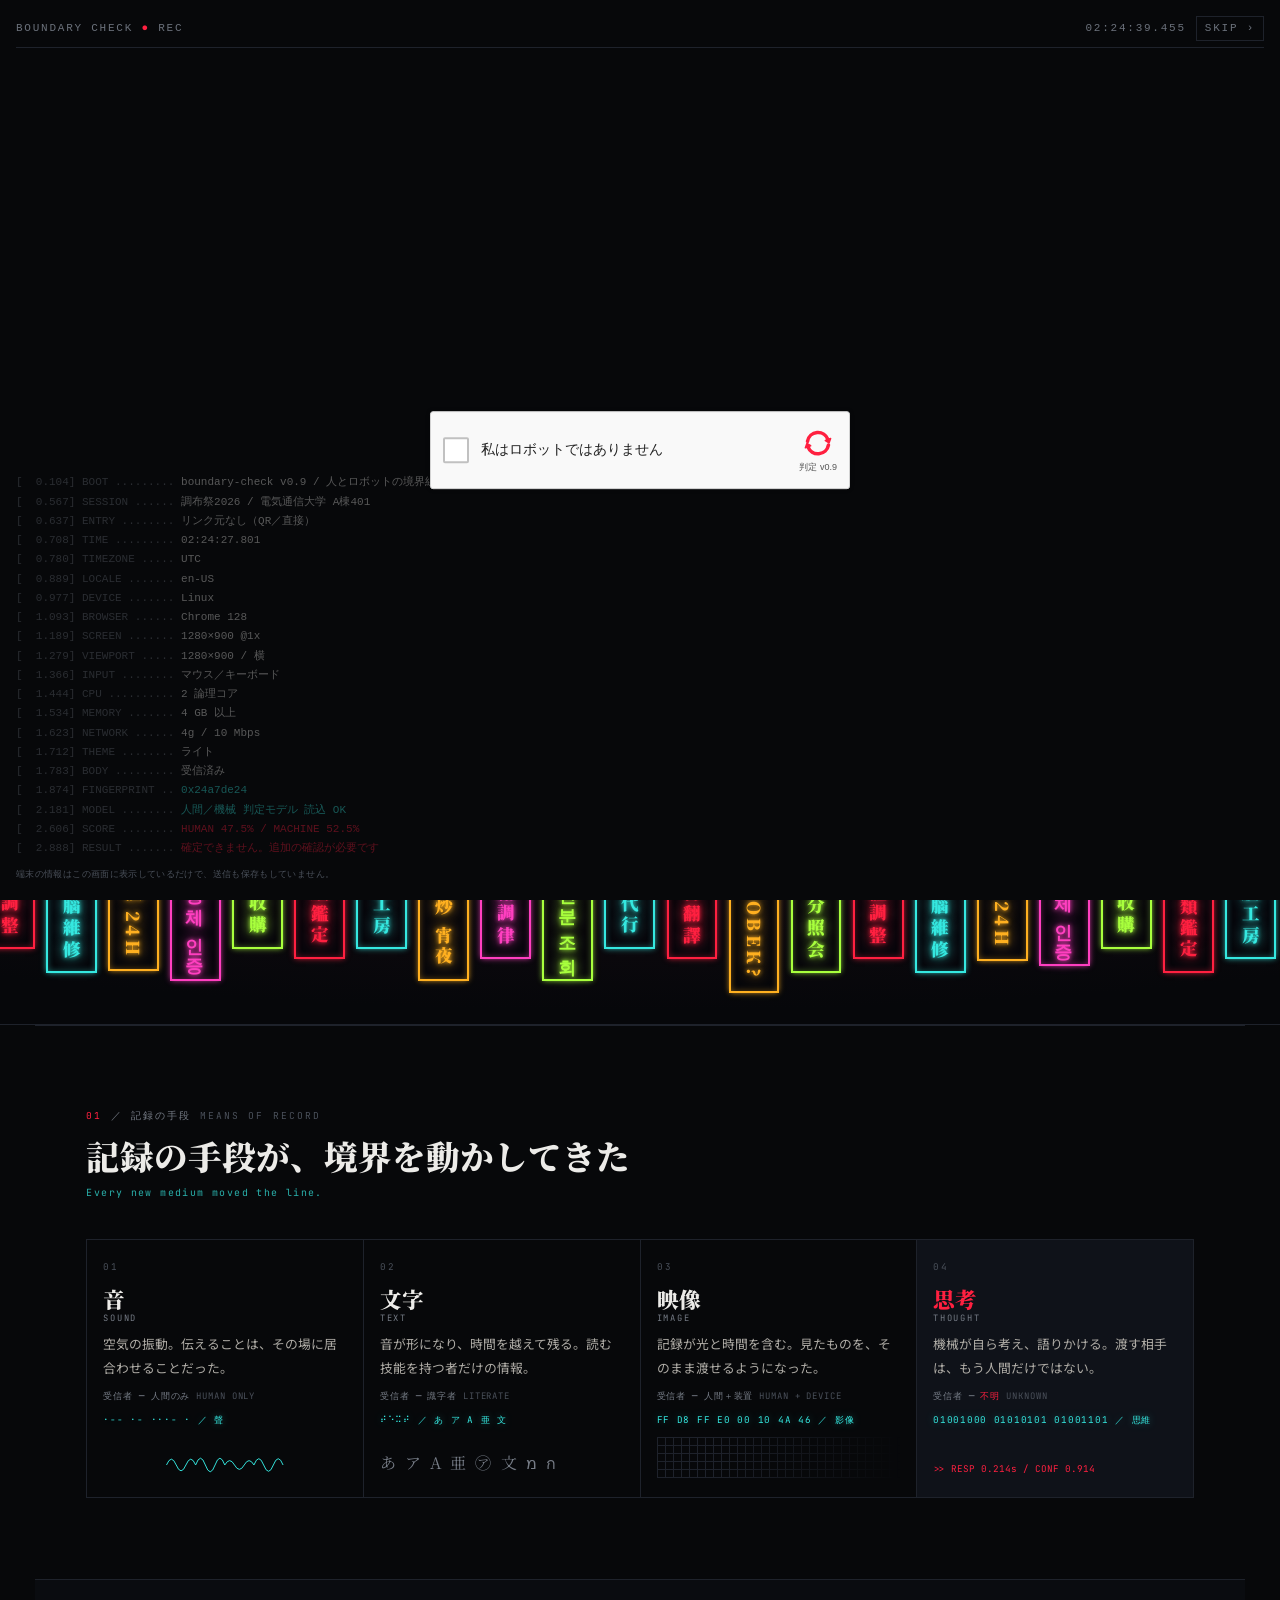
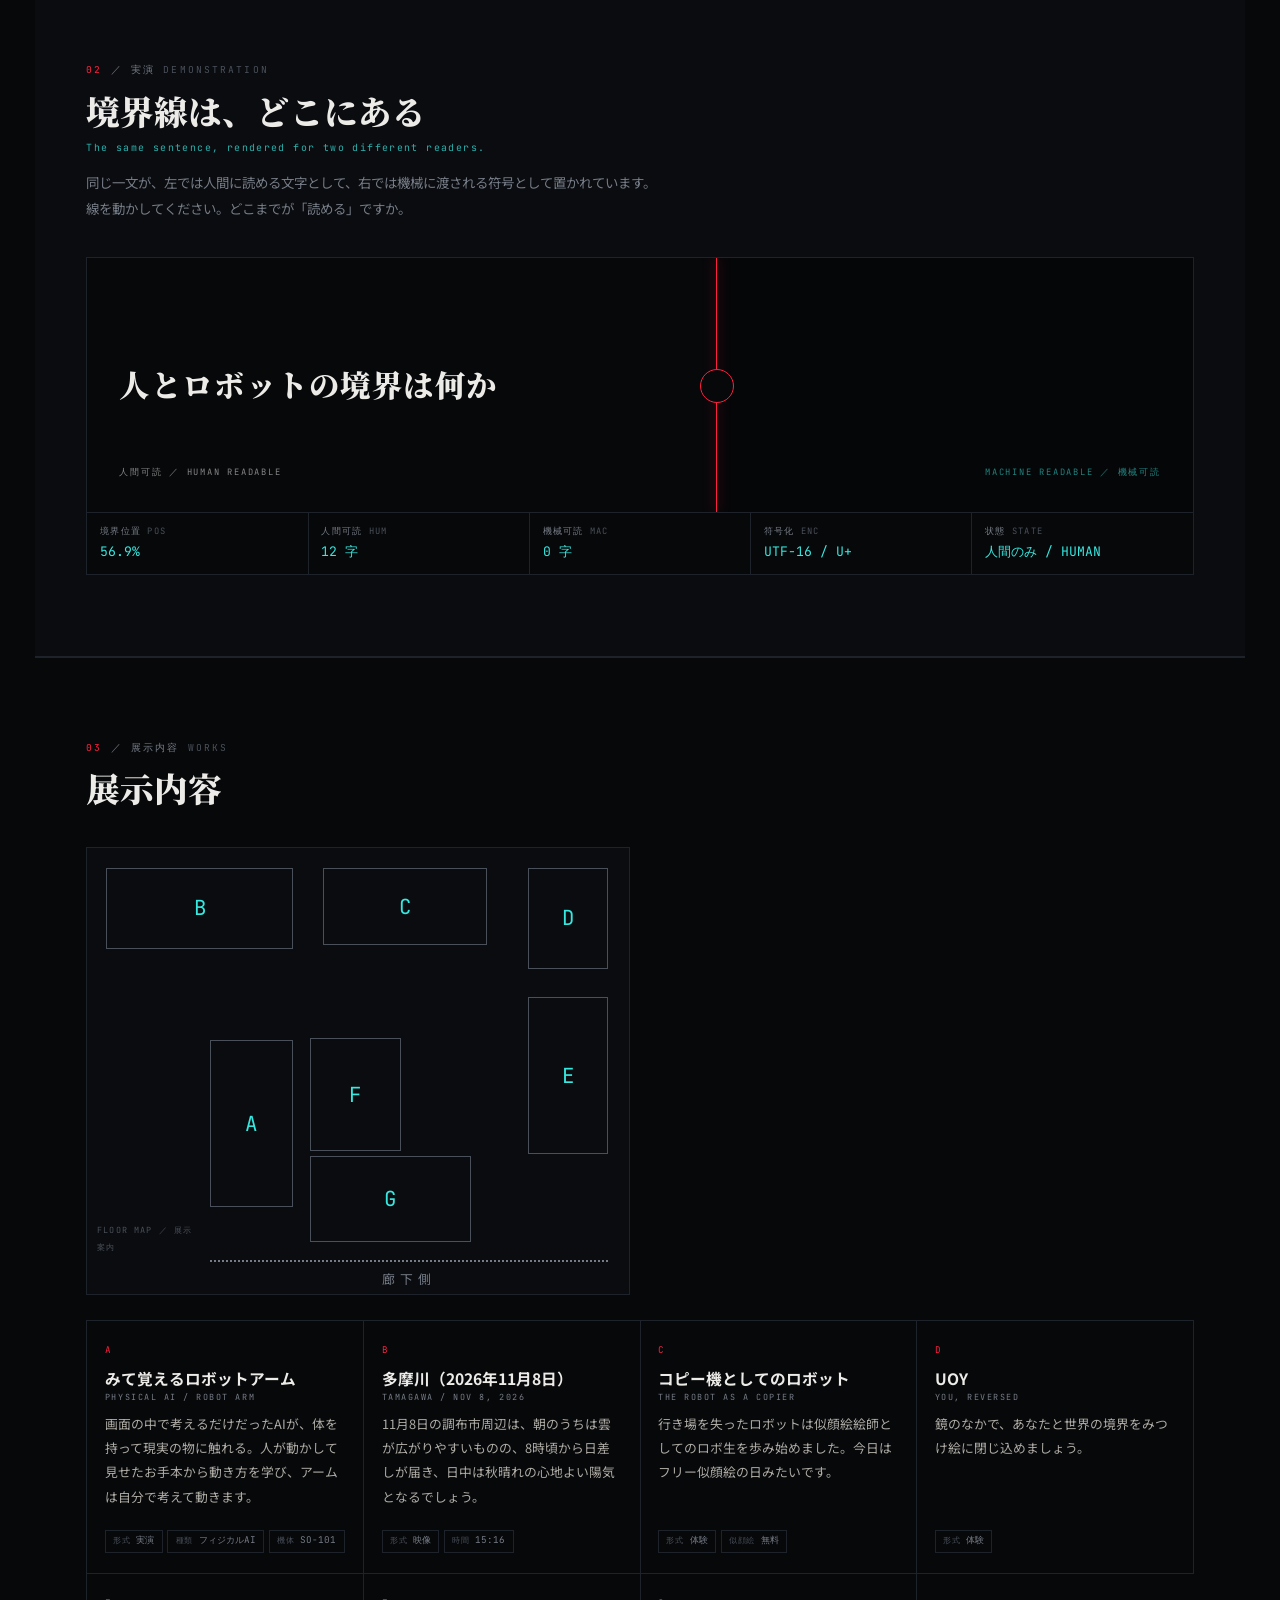
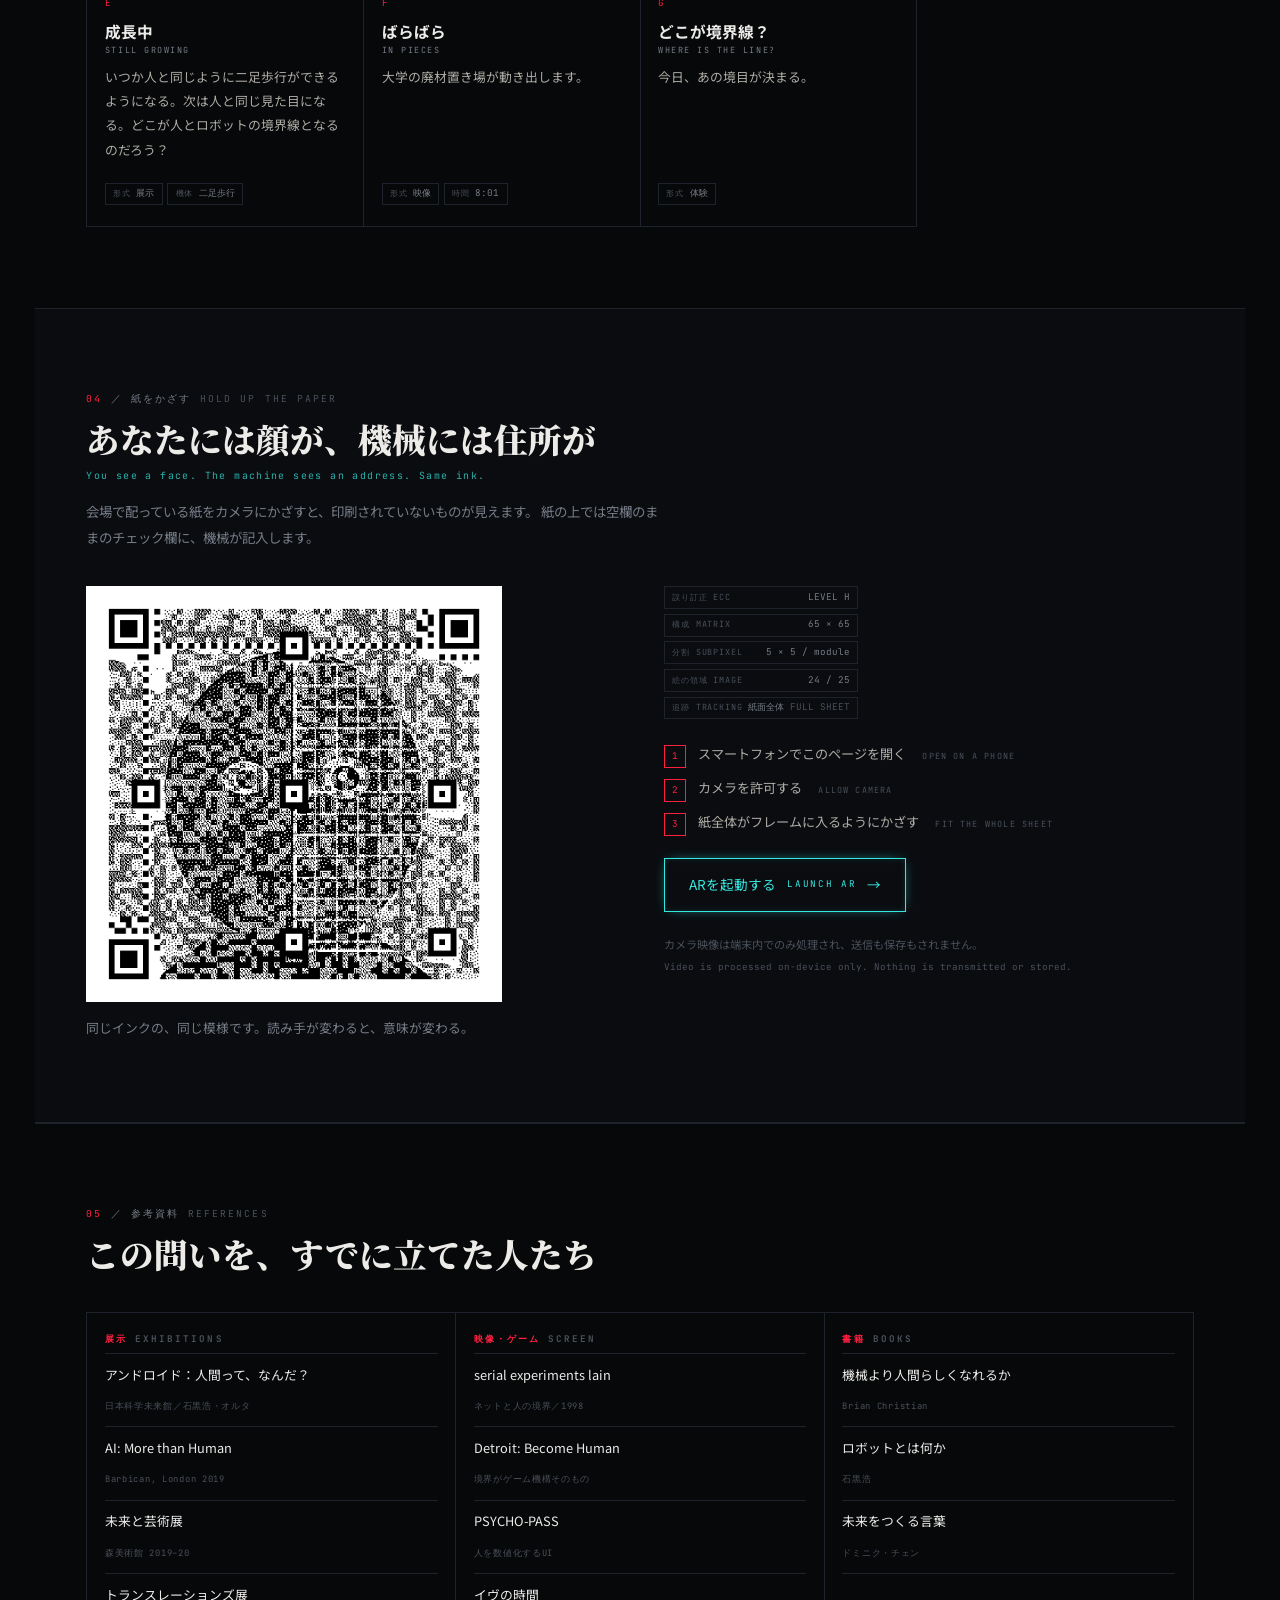
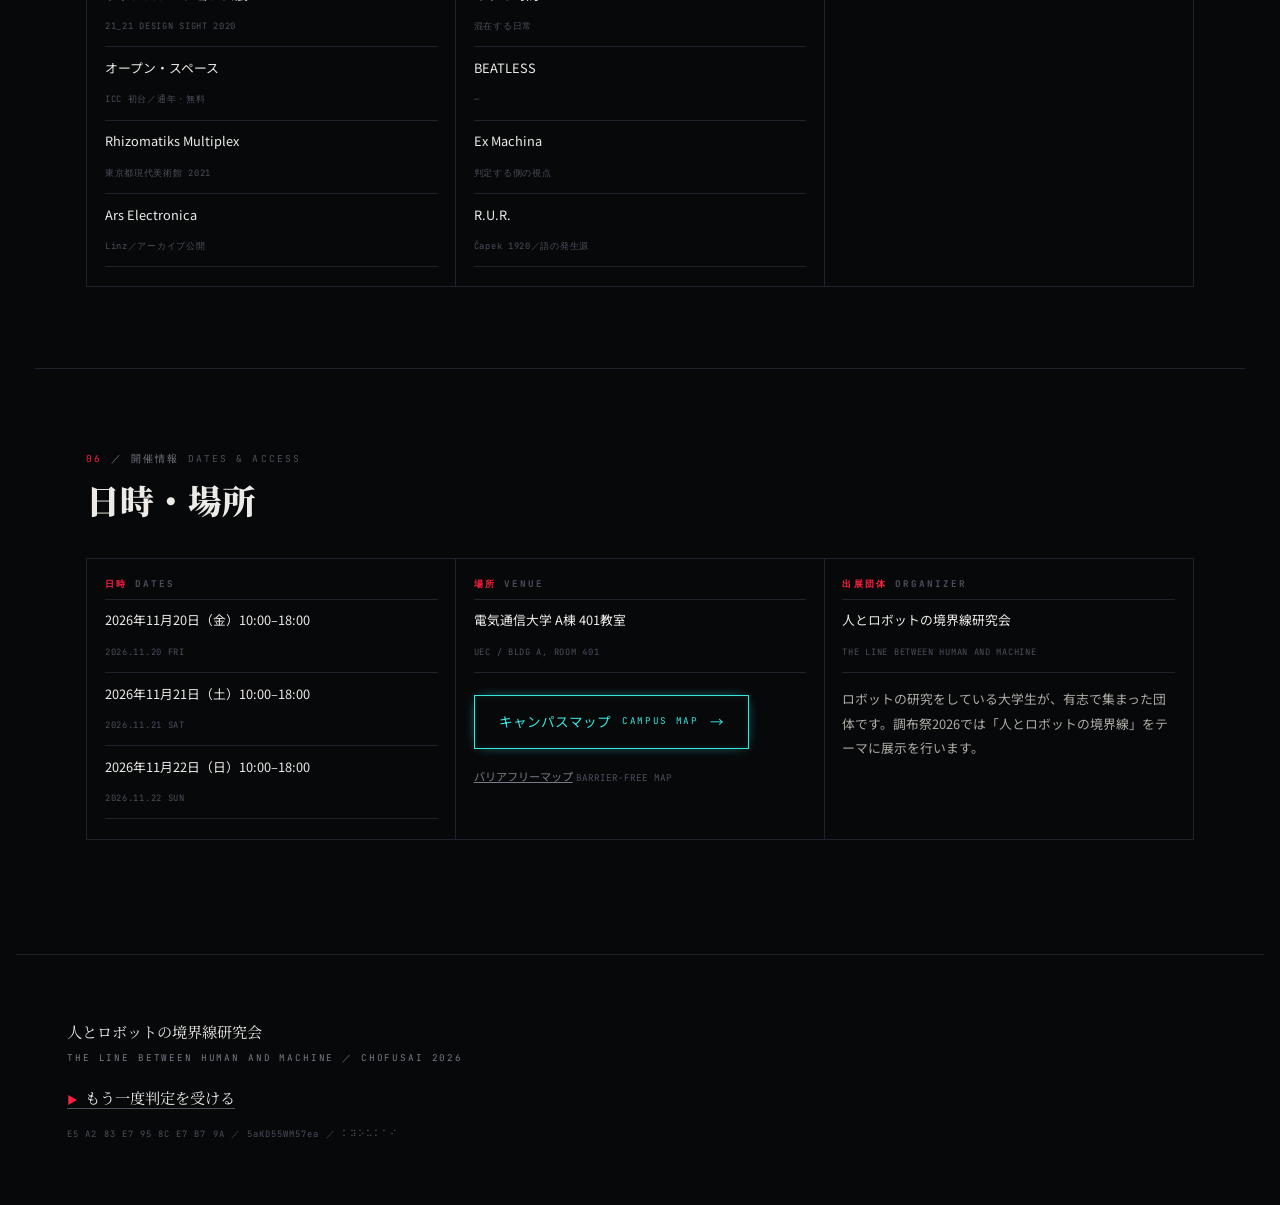
<file: index.html>
<!DOCTYPE html>
<html lang="ja">
<head>
<meta charset="UTF-8">
<meta name="viewport" content="width=device-width, initial-scale=1">
<title>人とロボットの境界線 ／ 調布祭2026 ／ THE LINE BETWEEN HUMAN AND MACHINE</title>
<meta name="description" content="かつて「音」だけで情報を伝え、やがて文字や映像を記録する術を手に入れた人類。機械が自ら思考し語りかける今、人とロボットの境界は何か。">
<meta property="og:title" content="人とロボットの境界線">
<meta property="og:description" content="調布祭2026 電気通信大学A棟401教室。二足歩行ロボット、似顔絵を描くロボット、フィジカルAI、映像、AR。人と機械の境界を問う展示。">
<meta property="og:type" content="website">
<!-- 判定画面 -->
<script>
(function (d) {
  var c = d.documentElement.classList;
  c.add('js', 'gating');
  try { if (sessionStorage.getItem('gate') === '1') c.add('passed'); } catch (e) {}
})(document);
</script>
<style>
#gate { display: none; }
.gating { overflow: hidden; }
.gating #gate {
  --gc: #35e8e0; --gr: #ff2040; --gi: #ecebe8; --gd: #6b717b;
  display: flex; flex-direction: column;
  position: fixed; inset: 0; z-index: 9999;
  padding: max(16px, env(safe-area-inset-top)) 16px max(16px, env(safe-area-inset-bottom));
  background: #07080a; color: #aab0ba;
  font: 11px/1.75 ui-monospace, "SFMono-Regular", Menlo, Consolas, monospace;
  overflow: hidden; -webkit-user-select: none; user-select: none;
  -webkit-tap-highlight-color: transparent;
}
.passed #gate > * { display: none; }
#gate.is-out { clip-path: inset(0 0 0 var(--w, 0%)); }
#gate .g-line { display: block !important; position: absolute; top: 0; bottom: 0; left: var(--w, 0%); width: 1px;
  background: var(--gr); box-shadow: 0 0 14px var(--gr); opacity: 0; }
#gate.is-out .g-line { opacity: 1; }

.g-head { display: flex; align-items: center; gap: 10px; letter-spacing: .16em; color: var(--gd);
  border-bottom: 1px solid #1e222b; padding-bottom: 6px; margin-bottom: 10px; }
.g-head b { color: var(--gr); font-weight: 400; }
#gClock { margin-left: auto; }
.g-log { list-style: none; margin: 0; padding: 0; flex: 1; overflow: hidden;
  display: flex; flex-direction: column; justify-content: flex-end; }
.g-log li { white-space: pre-wrap; word-break: break-all; }
.g-log .k { color: var(--gd); }
.g-log .v { color: var(--gi); }
.g-log .ok { color: var(--gc); }
.g-log .ng { color: var(--gr); }
.is-asking .g-log { opacity: .35; transition: opacity .3s; }

.g-stage { position: absolute; top: 50%; left: 16px; right: 16px; z-index: 1;
  max-width: 420px; margin-inline: auto; transform: translateY(-50%); }

.g-box { display: flex; align-items: center; gap: 12px;
  background: #f9f9f9; color: #222; border: 1px solid #d3d3d3; border-radius: 3px;
  box-shadow: 0 0 4px 1px rgba(0,0,0,.08); padding: 14px 12px;
  font: 14px/1.4 -apple-system, "Hiragino Sans", "Yu Gothic UI", "Meiryo", sans-serif;
  transform-origin: 50% 100%; animation: g-in .25s ease-out both; }
.g-box[hidden] { display: none; }
.g-check { flex: 1; display: flex; align-items: center; gap: 12px; padding: 0; border: 0;
  background: none; font: inherit; color: inherit; text-align: left; cursor: pointer; }
.g-tick { flex: none; width: 26px; height: 26px; border: 2px solid #c1c1c1; border-radius: 2px;
  background: #fff; position: relative; }
.g-check:focus-visible .g-tick { outline: 2px solid #4a90e2; outline-offset: 2px; }
.is-spin .g-tick { border: 4px solid #4a90e2; border-top-color: transparent; border-radius: 50%;
  animation: g-spin .7s linear infinite; }
.is-fail .g-tick { border-color: var(--gr); background: var(--gr); border-radius: 2px; animation: none; }
.is-fail .g-tick::after { content: "!"; position: absolute; inset: 0; color: #fff;
  font: 700 18px/22px sans-serif; text-align: center; }
.g-mark { flex: none; display: flex; flex-direction: column; align-items: center; gap: 2px;
  font-size: 9px; line-height: 1.3; color: #555; }

.g-verdict { position: absolute; top: 100%; left: 0; right: 0; margin-top: 10px;
  padding: 12px 12px 14px; background: rgba(7, 8, 10, .92); border: 1px solid #1e222b; }
.g-verdict[hidden] { display: none; }
.g-v1 { position: relative; margin: 0; color: var(--gi);
  font: 900 clamp(44px, 15vw, 96px)/1.05 "Hiragino Mincho ProN", "Yu Mincho", "Noto Serif JP", serif; }
.g-v1::before, .g-v1::after { content: attr(data-t); position: absolute; inset: 0; }
.g-v1::before { color: var(--gr); clip-path: inset(10% 0 55% 0); transform: translate(-4px, 0); mix-blend-mode: screen; }
.g-v1::after  { color: var(--gc); clip-path: inset(60% 0 8% 0);  transform: translate(4px, 0);  mix-blend-mode: screen; }
.g-v2 { margin: 4px 0 0; color: var(--gr); letter-spacing: .3em; }
.g-v3 { margin: 10px 0 0; color: var(--gi);
  font: 13px/1.8 -apple-system, "Hiragino Sans", "Yu Gothic UI", "Meiryo", sans-serif; }
.g-go { margin: 12px 0 0; color: var(--gd); letter-spacing: .14em; }

.g-fine { margin: 10px 0 0; color: #4a505a; font-size: 9px; letter-spacing: .04em; }
.g-skip { flex: none; padding: 2px 8px; border: 1px solid #1e222b; background: #07080a; color: var(--gd);
  font: inherit; letter-spacing: .16em; cursor: pointer; }

@media (prefers-reduced-motion: no-preference) {
  .is-glitch { animation: g-shake .32s steps(2) 3; }
  .is-glitch .g-v1::before { animation: g-slice .9s steps(1) infinite; }
  .is-glitch .g-v1::after  { animation: g-slice .7s steps(1) infinite reverse; }
}
@keyframes g-in { from { opacity: 0; transform: translateY(8px) scale(.98); } }
@keyframes g-spin { to { transform: rotate(360deg); } }
@keyframes g-shake {
  0% { transform: translate(0, 0); } 25% { transform: translate(-6px, 2px); }
  50% { transform: translate(5px, -3px); } 75% { transform: translate(-2px, 4px); }
}
@keyframes g-slice {
  0%   { clip-path: inset(10% 0 55% 0); transform: translate(-5px, 0); }
  30%  { clip-path: inset(40% 0 30% 0); transform: translate(6px, 0); }
  60%  { clip-path: inset(75% 0 2% 0);  transform: translate(-3px, 0); }
  80%  { clip-path: inset(0 0 85% 0);   transform: translate(4px, 0); }
}
</style>

<!-- ===== 第1層：本文のCSS・フォント（非ブロッキング） ============= -->
<link rel="preconnect" href="https://fonts.googleapis.com">
<link rel="preconnect" href="https://fonts.gstatic.com" crossorigin>
<link rel="stylesheet" href="assets/css/style.css?v=20261122" media="print" onload="this.media='all'" id="css">
<link rel="stylesheet" href="https://fonts.googleapis.com/css2?family=Noto+Sans+JP:wght@400;700;900&family=Noto+Serif+JP:wght@600;900&family=JetBrains+Mono:wght@400;700&display=swap" media="print" onload="this.media='all'">
<noscript>
<link rel="stylesheet" href="assets/css/style.css?v=20261122">
<link rel="stylesheet" href="https://fonts.googleapis.com/css2?family=Noto+Sans+JP:wght@400;700;900&family=Noto+Serif+JP:wght@600;900&family=JetBrains+Mono:wght@400;700&display=swap">
</noscript>
</head>
<body>

<!-- 判定画面 -->
<div id="gate" role="dialog" aria-label="人間かどうかの判定">
  <p class="g-head"><span>BOUNDARY CHECK <b>●</b> REC</span><span id="gClock">--:--:--</span><button class="g-skip" id="gSkip" type="button">SKIP ›</button></p>
  <ol class="g-log" id="gLog" aria-live="polite"></ol>
  <div class="g-stage">
    <div class="g-box" id="gBox" hidden>
      <button class="g-check" id="gCheck" type="button" aria-pressed="false">
        <span class="g-tick" aria-hidden="true"></span><span id="gLabel">私はロボットではありません</span>
      </button>
      <span class="g-mark" aria-hidden="true">
        <svg viewBox="0 0 32 32" width="34" height="34">
          <path d="M6.15 14.26A10 10 0 0 1 25.4 12.58" fill="none" stroke="#ff2040" stroke-width="3.4" stroke-linecap="round"/>
          <path d="M27.8 11.7L26.4 15.6L23 13.5Z" fill="#ff2040" stroke="#ff2040" stroke-width="1.6" stroke-linejoin="round"/>
          <path d="M25.85 17.74A10 10 0 0 1 6.6 19.42" fill="none" stroke="#ff2040" stroke-width="3.4" stroke-linecap="round"/>
          <path d="M4.2 20.3L5.6 16.4L9 18.5Z" fill="#ff2040" stroke="#ff2040" stroke-width="1.6" stroke-linejoin="round"/>
        </svg>
        判定 v0.9
      </span>
    </div>
    <div class="g-verdict" id="gVerdict" hidden>
      <p class="g-v1" data-t="判定不能">判定不能</p>
      <p class="g-v2">UNDETERMINED</p>
      <p class="g-v3">あなたが人間かどうか、機械には決められませんでした。</p>
      <p class="g-go">TAP TO ENTER ／ タップして展示へ ›</p>
    </div>
  </div>
  <p class="g-fine">端末の情報はこの画面に表示しているだけで、送信も保存もしていません。</p>
  <span class="g-line" aria-hidden="true"></span>
</div>
<script>
(function () {
  'use strict';
  var d = document, n = navigator, root = d.documentElement;
  var $ = function (id) { return d.getElementById(id); };
  var gate = $('gate'), log = $('gLog'), box = $('gBox'), check = $('gCheck');
  var css = $('css');
  var reduced = matchMedia('(prefers-reduced-motion: reduce)').matches;
  var t0 = performance.now();
  var done = false, tapped = false, failed = false;
  var tShow = 0, pd = null;

  var pad = function (v, w) { v = String(v); while (v.length < w) v = '0' + v; return v; };
  var buzz = function (p) { try { if (n.vibrate) n.vibrate(p); } catch (e) {} };

  /* ---- ログ ---- */

  var line = function (k, v, cls) {
    var li = d.createElement('li');
    var ts = ((performance.now() - t0) / 1000).toFixed(3);
    var key = d.createElement('span');
    key.className = 'k';
    key.textContent = '[' + ('   ' + ts).slice(-7) + '] ' + (k + ' ..............').slice(0, 14) + ' ';
    var val = d.createElement('span');
    val.className = cls || 'v';
    val.textContent = v;
    li.appendChild(key);
    li.appendChild(val);
    log.appendChild(li);
    while (log.children.length > 60) log.removeChild(log.firstChild);
  };

  var run = function (list, then) {
    var i = 0;
    (function next() {
      if (done) return;
      if (i >= list.length) return then && then();
      var it = list[i++];
      line(it[0], typeof it[1] === 'function' ? it[1]() : it[1], it[2]);
      setTimeout(next, reduced ? 0 : (it[3] || 70));
    })();
  };


  var cssReady = function () { return !css || css.media === 'all'; };

  var whenReady = function (cb) {
    var limit = Date.now() + 8000, fired = false;
    var go = function () { if (!fired) { fired = true; cb(); } };
    (function poll() {
      if (!cssReady() && Date.now() < limit) return setTimeout(poll, 50);
      requestAnimationFrame(function () {
        if (d.fonts) d.fonts.ready.then(go);
        setTimeout(go, 1500);
      });
    })();
  };

  var close = function () {
    gate.parentNode.removeChild(gate);
    root.classList.remove('gating');
  };

  var finish = function () {
    if (done) return;
    done = true;
    try { sessionStorage.setItem('gate', '1'); } catch (e) {}
    if (!cssReady()) line('RECV', '本文を受信中…');
    whenReady(function () {
      if (reduced || root.classList.contains('passed')) return close();
      scrollTo(0, 0);
      gate.classList.add('is-out');
      var s = performance.now(), D = 700;
      requestAnimationFrame(function step(now) {
        var k = Math.min(1, Math.max(0, (now - s) / D));
        gate.style.setProperty('--w', (k * k * (3 - 2 * k) * 100) + '%');
        if (k < 1) requestAnimationFrame(step); else close();
      });
    });
  };

  // 同じタブで2回目以降は判定を飛ばし、CSSが届くまで黒で覆うだけにする
  if (root.classList.contains('passed')) return finish();

  var clock = $('gClock');
  var stamp = function () {
    var t = new Date();
    return pad(t.getHours(), 2) + ':' + pad(t.getMinutes(), 2) + ':' + pad(t.getSeconds(), 2)
      + '.' + pad(t.getMilliseconds(), 3);
  };
  (function tick() { if (!done) { clock.textContent = stamp(); setTimeout(tick, 47); } })();

  /* ---- 端末から読める値 ---- */

  var ua = n.userAgent, m;
  var os = (m = ua.match(/(iPhone|iPad|iPod).*? OS (\d+)_(\d+)/)) ? m[1] + ' / iOS ' + m[2] + '.' + m[3]
    : (m = ua.match(/Android ([\d.]+)/)) ? 'Android ' + m[1]
    : /Windows/.test(ua) ? 'Windows'
    : /Mac OS X/.test(ua) ? (n.maxTouchPoints > 1 ? 'iPad / iPadOS' : 'macOS')
    : /Linux/.test(ua) ? 'Linux' : '不明';
  var browser = /\bLine\//.test(ua) ? 'LINE アプリ内ブラウザ'
    : /Instagram/.test(ua) ? 'Instagram アプリ内ブラウザ'
    : (m = ua.match(/Edg\w*\/(\d+)/)) ? 'Edge ' + m[1]
    : (m = ua.match(/SamsungBrowser\/(\d+)/)) ? 'Samsung Internet ' + m[1]
    : (m = ua.match(/(?:CriOS|Chrome)\/(\d+)/)) ? 'Chrome ' + m[1]
    : (m = ua.match(/(?:FxiOS|Firefox)\/(\d+)/)) ? 'Firefox ' + m[1]
    : (m = ua.match(/Version\/([\d.]+).*Safari/)) ? 'Safari ' + m[1] : '不明';
  var tz = '不明';
  try { tz = Intl.DateTimeFormat().resolvedOptions().timeZone || tz; } catch (e) {}
  var net = n.connection;
  var dark = matchMedia('(prefers-color-scheme: dark)').matches;
  var langs = (n.languages && n.languages.length ? n.languages.slice(0, 3).join(', ') : n.language) || '不明';

  var fp = 0x811c9dc5, src = [ua, screen.width, screen.height, devicePixelRatio, n.language, tz].join('|');
  for (var i = 0; i < src.length; i++) { fp ^= src.charCodeAt(i); fp = Math.imul(fp, 16777619) >>> 0; }

  var h1 = 50 + (Math.random() - 0.5) * 6;

  run([
    ['BOOT', 'boundary-check v0.9 / 人とロボットの境界線研究会', 'v', 140],
    ['SESSION', '調布祭2026 / 電気通信大学 A棟401'],
    ['ENTRY', d.referrer ? d.referrer : 'リンク元なし（QR／直接）'],
    ['TIME', function () { return stamp(); }],
    ['TIMEZONE', tz],
    ['LOCALE', langs],
    ['DEVICE', os],
    ['BROWSER', browser],
    ['SCREEN', screen.width + '×' + screen.height + ' @' + (Math.round(devicePixelRatio * 100) / 100) + 'x'],
    ['VIEWPORT', innerWidth + '×' + innerHeight + ' / ' + (innerWidth < innerHeight ? '縦' : '横')],
    ['INPUT', n.maxTouchPoints ? 'タッチ ' + n.maxTouchPoints + '点' : 'マウス／キーボード'],
    ['CPU', n.hardwareConcurrency ? n.hardwareConcurrency + ' 論理コア' : '非公開'],
    ['MEMORY', n.deviceMemory ? n.deviceMemory + ' GB 以上' : '非公開'],
    ['NETWORK', net && net.effectiveType ? net.effectiveType + (net.downlink ? ' / ' + net.downlink + ' Mbps' : '') : '非公開'],
    ['THEME', dark ? 'ダーク' : 'ライト'],
    ['BODY', function () { return cssReady() ? '受信済み' : '受信中…'; }],
    ['FINGERPRINT', '0x' + pad(fp.toString(16), 8), 'ok', 260],
    ['MODEL', '人間／機械 判定モデル 読込 OK', 'ok', 380],
    ['SCORE', 'HUMAN ' + h1.toFixed(1) + '% / MACHINE ' + (100 - h1).toFixed(1) + '%', 'ng', 260],
    ['RESULT', '確定できません。追加の確認が必要です', 'ng', 200]
  ], function () {
    box.hidden = false;
    gate.classList.add('is-asking');
    tShow = performance.now();
  });

  check.addEventListener('pointerdown', function (e) {
    pd = { type: e.pointerType, x: e.clientX, y: e.clientY, w: e.width, h: e.height, p: e.pressure };
  });

  var fail = function () {
    failed = true;
    box.classList.remove('is-spin');
    box.classList.add('is-fail');
    $('gLabel').textContent = '判定できませんでした';
    $('gVerdict').hidden = false;
    gate.classList.add('is-glitch');
    buzz([60, 40, 60, 40, 220]);
    line('VERDICT', 'UNDETERMINED ／ 判定不能', 'ng');
    setTimeout(finish, 3200);
  };

  check.addEventListener('click', function () {
    if (tapped) return;
    tapped = true;
    var dt = (performance.now() - tShow) / 1000;
    buzz(12);

    box.classList.add('is-spin');
    check.setAttribute('aria-pressed', 'true');
    run([
      ['REACTION', dt.toFixed(2) + ' 秒', 'v', 160],
      ['TOUCH', pd ? pd.type + ' / (' + Math.round(pd.x) + ', ' + Math.round(pd.y) + ')'
        + (pd.w > 1 ? ' / 接地 ' + Math.round(pd.w) + '×' + Math.round(pd.h) + ' px' : '') : 'キーボード', 'v', 160],
      ['PRESSURE', pd && pd.p && pd.p !== 0.5 ? pd.p.toFixed(2) : '取得不可', 'v', 220],
      ['BLINK', '未検出', 'ng', 260],
      ['PULSE', '取得不可', 'ng', 260],
      ['RE-SCORE', 'HUMAN 50.0% / MACHINE 50.0%', 'ng', 420]
    ], fail);
  });

  gate.addEventListener('click', function (e) {
    if (failed && !check.contains(e.target)) finish();
  });
  $('gSkip').addEventListener('click', function (e) {
    e.stopPropagation();
    finish();
  });
})();
</script>

<a class="skip" href="#main">本文へスキップ</a>

<!-- ===== 画面端の常駐レイヤ ===================================== -->
<div class="rail rail--l" aria-hidden="true">
  <span class="rail__v">人とロボットの境界線 ／ THE LINE BETWEEN HUMAN AND MACHINE ／ 人與機器的分界線 ／ 인간과 로봇의 경계선</span>
</div>
<div class="rail rail--r" aria-hidden="true">
  <span class="rail__stream" id="stream"></span>
</div>

<div class="tick tick--top" aria-hidden="true">
  <div class="tick__track">
    <b>音</b> SOUND 聲 <b>→</b> <b>文字</b> TEXT 文字 <b>→</b> <b>映像</b> IMAGE 影像 <b>→</b> <b>思考</b> THOUGHT 思維
    <span>///</span> 人間可読 HUMAN-READABLE <b>/</b> 機械可読 MACHINE-READABLE
    <span>///</span> ⠓⠥⠍⠁⠝ <span>///</span> ·--- ·-· -· <span>///</span> 01001000 01001101
    <span>///</span> <b>音</b> SOUND 聲 <b>→</b> <b>文字</b> TEXT 文字 <b>→</b> <b>映像</b> IMAGE 影像 <b>→</b> <b>思考</b> THOUGHT 思維
    <span>///</span> 人間可読 HUMAN-READABLE <b>/</b> 機械可読 MACHINE-READABLE
    <span>///</span> ⠓⠥⠍⠁⠝ <span>///</span> ·--- ·-· -· <span>///</span> 01001000 01001101
    <span>///</span>
  </div>
</div>

<main id="main">

<!-- ===== HERO ================================================== -->
<section class="hero">
  <span class="hero__ghost" aria-hidden="true">境</span>

  <p class="hero__org">人とロボットの境界線研究会 <i>／ 調布祭2026 出展</i></p>

  <p class="hero__kicker">
    <span class="chip chip--red">EXHIBITION 展示</span>
    <span class="chip">二足歩行 BIPEDAL</span>
    <span class="chip">似顔絵 PORTRAIT</span>
    <span class="chip">フィジカルAI PHYSICAL AI</span>
    <span class="chip">映像 FILM</span>
    <span class="chip">AR</span>
    <span class="chip chip--cyan" id="clock">--:--:--</span>
  </p>

  <h1 class="hero__title">
    人とロボットの<span class="hero__accent">境界線</span>
  </h1>

  <p class="hero__alt">
    <span lang="en">THE LINE BETWEEN HUMAN AND MACHINE</span>
    <span lang="zh-Hant">人與機器的分界線</span>
    <span lang="ko">인간과 로봇의 경계선</span>
  </p>

  <p class="hero__code" aria-hidden="true">
    <span>UTF-16</span> U+4EBA U+3068 U+30ED U+30DC U+30C3 U+30C8 U+306E U+5883 U+754C U+7DDA
    <span>UTF-8</span> E5 A2 83 E7 95 8C E7 B7 9A
    <span>BASE64</span> 5aKD55WM57ea
    <span>MORSE</span> ·-· --- -··· --- -
    <span>BRAILLE</span> ⠅⠽⠕⠥⠅⠁⠊⠎⠑⠝
  </p>

  <div class="hero__cols">
    <p class="hero__lead">
      かつて「音」だけで情報を伝え、やがて文字や映像を記録する術を手に入れた人類。
      AIにより機械が自ら思考し語りかける存在へ進化している中、<b>人とロボットの境界は何か？</b>
      <span lang="en" class="hero__en">Humanity once carried information by sound alone, then learned to record
      letters and images. Now machines think, and speak back. Where is the line?</span>
    </p>

    <dl class="spec">
      <div><dt>会期 <i>DATES</i></dt><dd><a href="#info">2026.11.20 – 22</a></dd></div>
      <div><dt>会場 <i>VENUE</i></dt><dd><a href="#info">電気通信大学 A棟401</a></dd></div>
      <div><dt>入場 <i>ADMISSION</i></dt><dd>無料 FREE</dd></div>
      <div><dt>展示数 <i>WORKS</i></dt><dd>07</dd></div>
      <div><dt>体験 <i>MODES</i></dt><dd>実演 / 映像 / 体験 / AR</dd></div>
    </dl>
  </div>
</section>

<!-- ===== 看板帯 ================================================ -->
<div class="signs" aria-hidden="true">
  <div class="signs__track">
    <span class="sign sign--red">義體調整</span>
    <span class="sign sign--cyan">電腦維修</span>
    <span class="sign sign--amber">兌換 24H</span>
    <span class="sign sign--magenta">생체 인증</span>
    <span class="sign sign--lime">記憶收購</span>
    <span class="sign sign--red">人類鑑定</span>
    <span class="sign sign--cyan">義肢工房</span>
    <span class="sign sign--amber">熱炒 宵夜</span>
    <span class="sign sign--magenta">情緒調律</span>
    <span class="sign sign--lime">신분 조회</span>
    <span class="sign sign--cyan">睡眠代行</span>
    <span class="sign sign--red">語言翻譯</span>
    <span class="sign sign--amber">ЧЕЛОВЕК?</span>
    <span class="sign sign--lime">身分照会</span>
    <span class="sign sign--red">義體調整</span>
    <span class="sign sign--cyan">電腦維修</span>
    <span class="sign sign--amber">兌換 24H</span>
    <span class="sign sign--magenta">생체 인증</span>
    <span class="sign sign--lime">記憶收購</span>
    <span class="sign sign--red">人類鑑定</span>
    <span class="sign sign--cyan">義肢工房</span>
    <span class="sign sign--amber">熱炒 宵夜</span>
    <span class="sign sign--magenta">情緒調律</span>
    <span class="sign sign--lime">신분 조회</span>
    <span class="sign sign--cyan">睡眠代行</span>
    <span class="sign sign--red">語言翻譯</span>
    <span class="sign sign--amber">ЧЕЛОВЕК?</span>
    <span class="sign sign--lime">身分照会</span>
  </div>
</div>

<!-- ===== 沿革 ==================================================
     各時代に、その時代の符号そのものを並べる。
     音=モールス / 文字=点字 / 映像=hex / 思考=binary -->
<section class="sec" id="history">
  <header class="sec__head">
    <p class="sec__num">01 <span>／ 記録の手段 <i>MEANS OF RECORD</i></span></p>
    <h2 class="sec__title">記録の手段が、境界を動かしてきた</h2>
    <p class="sec__en" lang="en">Every new medium moved the line.</p>
  </header>

  <ol class="era">
    <li class="era__i">
      <span class="era__n">01</span>
      <h3 class="era__t">音 <i>SOUND</i></h3>
      <p class="era__b">空気の振動。伝えることは、その場に居合わせることだった。</p>
      <p class="era__m">受信者 ─ 人間のみ <i>HUMAN ONLY</i></p>
      <p class="era__c">·-- ·- ···- · ／ 聲</p>
      <svg class="era__f" viewBox="0 0 120 28" aria-hidden="true"><path d="M0 14 Q5 2 10 14 T20 14 T30 14 Q35 0 40 14 T50 14 T60 14 Q65 5 70 14 T80 14 T90 14 Q95 1 100 14 T110 14 T120 14" fill="none" stroke="currentColor"/></svg>
    </li>
    <li class="era__i">
      <span class="era__n">02</span>
      <h3 class="era__t">文字 <i>TEXT</i></h3>
      <p class="era__b">音が形になり、時間を越えて残る。読む技能を持つ者だけの情報。</p>
      <p class="era__m">受信者 ─ 識字者 <i>LITERATE</i></p>
      <p class="era__c">⠞⠑⠭⠞ ／ あ ア A 亜 文</p>
      <div class="era__f era__f--g" aria-hidden="true">あ ア A 亜 ㋐ 文 מ ก</div>
    </li>
    <li class="era__i">
      <span class="era__n">03</span>
      <h3 class="era__t">映像 <i>IMAGE</i></h3>
      <p class="era__b">記録が光と時間を含む。見たものを、そのまま渡せるようになった。</p>
      <p class="era__m">受信者 ─ 人間＋装置 <i>HUMAN + DEVICE</i></p>
      <p class="era__c">FF D8 FF E0 00 10 4A 46 ／ 影像</p>
      <div class="era__f era__f--p" aria-hidden="true"></div>
    </li>
    <li class="era__i era__i--now">
      <span class="era__n">04</span>
      <h3 class="era__t">思考 <i>THOUGHT</i></h3>
      <p class="era__b">機械が自ら考え、語りかける。渡す相手は、もう人間だけではない。</p>
      <p class="era__m">受信者 ─ <b>不明 <i>UNKNOWN</i></b></p>
      <p class="era__c">01001000 01010101 01001101 ／ 思維</p>
      <div class="era__f era__f--s" aria-hidden="true">&gt;&gt; RESP 0.214s / CONF 0.914</div>
    </li>
  </ol>
</section>

<!-- ===== 境界線 ================================================ -->
<section class="sec sec--dark" id="boundary">
  <header class="sec__head">
    <p class="sec__num">02 <span>／ 実演 <i>DEMONSTRATION</i></span></p>
    <h2 class="sec__title">境界線は、どこにある</h2>
    <p class="sec__en" lang="en">The same sentence, rendered for two different readers.</p>
    <p class="sec__note">
      同じ一文が、左では人間に読める文字として、右では機械に渡される符号として置かれています。
      線を動かしてください。どこまでが「読める」ですか。
    </p>
  </header>

  <div class="split" id="split" data-text="人とロボットの境界は何か">
    <div class="split__layer split__layer--machine">
      <p class="split__body" id="splitMachine"></p>
      <span class="split__label">MACHINE READABLE ／ 機械可読</span>
    </div>
    <div class="split__layer split__layer--human">
      <p class="split__body" id="splitHuman"></p>
      <span class="split__label">人間可読 ／ HUMAN READABLE</span>
    </div>
    <div class="split__handle" id="splitHandle" role="slider" tabindex="0"
         aria-label="境界線の位置" aria-valuemin="0" aria-valuemax="100" aria-valuenow="50"></div>
  </div>

  <dl class="read">
    <div><dt>境界位置 <i>POS</i></dt><dd id="roPos">50.0%</dd></div>
    <div><dt>人間可読 <i>HUM</i></dt><dd id="roHuman">6 字</dd></div>
    <div><dt>機械可読 <i>MAC</i></dt><dd id="roMachine">6 字</dd></div>
    <div><dt>符号化 <i>ENC</i></dt><dd>UTF-16 / U+</dd></div>
    <div><dt>状態 <i>STATE</i></dt><dd id="roState">境界上</dd></div>
  </dl>
</section>

<!-- ===== 展示内容 ============================================== -->
<section class="sec" id="exhibits">
  <header class="sec__head">
    <p class="sec__num">03 <span>／ 展示内容 <i>WORKS</i></span></p>
    <h2 class="sec__title">展示内容</h2>
  </header>

  <!-- 会場の配置図。座標は展示案内の図から比率で取ったもの（.floor__room = 100%）。
       下側が廊下側。.floor__room の下に帯を足し、そこに点線と「廊下側」を置く。 -->
  <div class="floor" role="img" aria-label="会場の配置図。下側が廊下側。上の段に左からB、C、D。Dの下にE。中央下にAとF、Fの下にG。">
   <div class="floor__room">
    <span class="floor__cell" style="left:3.4%;top:4.8%;width:34.6%;height:19.6%"><a href="#ex-b">B</a></span>
    <span class="floor__cell" style="left:43.4%;top:4.8%;width:30.3%;height:18.8%"><a href="#ex-c">C</a></span>
    <span class="floor__cell" style="left:81.3%;top:4.8%;width:14.7%;height:24.4%"><a href="#ex-d">D</a></span>
    <span class="floor__cell" style="left:81.3%;top:36%;width:14.7%;height:38%"><a href="#ex-e">E</a></span>
    <span class="floor__cell" style="left:22.6%;top:46.4%;width:15.3%;height:40.4%"><a href="#ex-a">A</a></span>
    <span class="floor__cell" style="left:41%;top:46%;width:16.8%;height:27.2%"><a href="#ex-f">F</a></span>
    <span class="floor__cell" style="left:41%;top:74.4%;width:29.7%;height:20.8%"><a href="#ex-g">G</a></span>
    <span class="floor__label">FLOOR MAP ／ 展示案内</span>
   </div>
    <span class="floor__side"><span>廊下側</span></span>
  </div>

  <div class="grid">
    <article class="ex" id="ex-a">
      <p class="ex__n">A</p>
      <h3 class="ex__t">みて覚えるロボットアーム<i lang="en">PHYSICAL AI / ROBOT ARM</i></h3>
      <p class="ex__b">画面の中で考えるだけだったAIが、体を持って現実の物に触れる。人が動かして見せたお手本から動き方を学び、アームは自分で考えて動きます。</p>
      <dl class="ex__s"><div><dt>形式</dt><dd>実演</dd></div><div><dt>種類</dt><dd>フィジカルAI</dd></div><div><dt>機体</dt><dd>SO-101</dd></div></dl>
    </article>
    <article class="ex" id="ex-b">
      <p class="ex__n">B</p>
      <h3 class="ex__t">多摩川（2026年11月8日）<i lang="en">TAMAGAWA / NOV 8, 2026</i></h3>
      <p class="ex__b">11月8日の調布市周辺は、朝のうちは雲が広がりやすいものの、8時頃から日差しが届き、日中は秋晴れの心地よい陽気となるでしょう。</p>
      <dl class="ex__s"><div><dt>形式</dt><dd>映像</dd></div><div><dt>時間</dt><dd>15:16</dd></div></dl>
    </article>
    <article class="ex" id="ex-c">
      <p class="ex__n">C</p>
      <h3 class="ex__t">コピー機としてのロボット<i lang="en">THE ROBOT AS A COPIER</i></h3>
      <p class="ex__b">行き場を失ったロボットは似顔絵絵師としてのロボ生を歩み始めました。今日はフリー似顔絵の日みたいです。</p>
      <dl class="ex__s"><div><dt>形式</dt><dd>体験</dd></div><div><dt>似顔絵</dt><dd>無料</dd></div></dl>
    </article>
    <article class="ex" id="ex-d">
      <p class="ex__n">D</p>
      <h3 class="ex__t">UOY<i lang="en">YOU, REVERSED</i></h3>
      <p class="ex__b">鏡のなかで、あなたと世界の境界をみつけ絵に閉じ込めましょう。</p>
      <dl class="ex__s"><div><dt>形式</dt><dd>体験</dd></div></dl>
    </article>
    <article class="ex" id="ex-e">
      <p class="ex__n">E</p>
      <h3 class="ex__t">成長中<i lang="en">STILL GROWING</i></h3>
      <p class="ex__b">いつか人と同じように二足歩行ができるようになる。次は人と同じ見た目になる。どこが人とロボットの境界線となるのだろう？</p>
      <dl class="ex__s"><div><dt>形式</dt><dd>展示</dd></div><div><dt>機体</dt><dd>二足歩行</dd></div></dl>
    </article>
    <article class="ex" id="ex-f">
      <p class="ex__n">F</p>
      <h3 class="ex__t">ばらばら<i lang="en">IN PIECES</i></h3>
      <p class="ex__b">大学の廃材置き場が動き出します。</p>
      <dl class="ex__s"><div><dt>形式</dt><dd>映像</dd></div><div><dt>時間</dt><dd>8:01</dd></div></dl>
    </article>
    <article class="ex" id="ex-g">
      <p class="ex__n">G</p>
      <h3 class="ex__t">どこが境界線？<i lang="en">WHERE IS THE LINE?</i></h3>
      <p class="ex__b">今日、あの境目が決まる。</p>
      <dl class="ex__s"><div><dt>形式</dt><dd>体験</dd></div></dl>
    </article>
  </div>
</section>

<!-- ===== 紙 / AR =============================================== -->
<section class="sec sec--dark" id="ar">
  <header class="sec__head">
    <p class="sec__num">04 <span>／ 紙をかざす <i>HOLD UP THE PAPER</i></span></p>
    <h2 class="sec__title">あなたには顔が、機械には住所が</h2>
    <p class="sec__en" lang="en">You see a face. The machine sees an address. Same ink.</p>
    <p class="sec__note">
      会場で配っている紙をカメラにかざすと、印刷されていないものが見えます。
      紙の上では空欄のままのチェック欄に、機械が記入します。
    </p>
  </header>

  <div class="ar">
    <figure class="qr">
      <img class="qr__img" src="assets/img/halftone-qr.png" width="1095" height="1095"
           alt="人の顔とロボットの顔が半分ずつ見えるQRコード。同じ模様が機械にはURLとして読める。">
      <figcaption class="qr__cap">
        同じインクの、同じ模様です。読み手が変わると、意味が変わる。
      </figcaption>
    </figure>

    <div class="ar__side">
      <dl class="ex__s ex__s--col">
        <div><dt>誤り訂正 <i>ECC</i></dt><dd>LEVEL H</dd></div>
        <div><dt>構成 <i>MATRIX</i></dt><dd>65 × 65</dd></div>
        <div><dt>分割 <i>SUBPIXEL</i></dt><dd>5 × 5 / module</dd></div>
        <div><dt>絵の領域 <i>IMAGE</i></dt><dd>24 / 25</dd></div>
        <div><dt>追跡 <i>TRACKING</i></dt><dd>紙面全体 <span>FULL SHEET</span></dd></div>
      </dl>

      <ol class="how">
        <li><span>1</span>スマートフォンでこのページを開く <i lang="en">OPEN ON A PHONE</i></li>
        <li><span>2</span>カメラを許可する <i lang="en">ALLOW CAMERA</i></li>
        <li><span>3</span>紙全体がフレームに入るようにかざす <i lang="en">FIT THE WHOLE SHEET</i></li>
      </ol>

      <a class="cta" href="ar/">ARを起動する <b lang="en">LAUNCH AR</b><span aria-hidden="true">→</span></a>
      <p class="fine">カメラ映像は端末内でのみ処理され、送信も保存もされません。<br>
        <i lang="en">Video is processed on-device only. Nothing is transmitted or stored.</i></p>
    </div>
  </div>
</section>

<!-- ===== 資料 ================================================== -->
<section class="sec" id="refs">
  <header class="sec__head">
    <p class="sec__num">05 <span>／ 参考資料 <i>REFERENCES</i></span></p>
    <h2 class="sec__title">この問いを、すでに立てた人たち</h2>
  </header>

  <div class="refs">
    <div class="refs__col">
      <h3 class="refs__h">展示 <i>EXHIBITIONS</i></h3>
      <ul class="refs__l">
        <li><b>アンドロイド：人間って、なんだ？</b><span>日本科学未来館／石黒浩・オルタ</span></li>
        <li><b>AI: More than Human</b><span>Barbican, London 2019</span></li>
        <li><b>未来と芸術展</b><span>森美術館 2019–20</span></li>
        <li><b>トランスレーションズ展</b><span>21_21 DESIGN SIGHT 2020</span></li>
        <li><b>オープン・スペース</b><span>ICC 初台／通年・無料</span></li>
        <li><b>Rhizomatiks Multiplex</b><span>東京都現代美術館 2021</span></li>
        <li><b>Ars Electronica</b><span>Linz／アーカイブ公開</span></li>
      </ul>
    </div>
    <div class="refs__col">
      <h3 class="refs__h">映像・ゲーム <i>SCREEN</i></h3>
      <ul class="refs__l">
        <li><b>serial experiments lain</b><span>ネットと人の境界／1998</span></li>
        <li><b>Detroit: Become Human</b><span>境界がゲーム機構そのもの</span></li>
        <li><b>PSYCHO-PASS</b><span>人を数値化するUI</span></li>
        <li><b>イヴの時間</b><span>混在する日常</span></li>
        <li><b>BEATLESS</b><span>—</span></li>
        <li><b>Ex Machina</b><span>判定する側の視点</span></li>
        <li><b>R.U.R.</b><span>Čapek 1920／語の発生源</span></li>
      </ul>
    </div>
    <div class="refs__col">
      <h3 class="refs__h">書籍 <i>BOOKS</i></h3>
      <ul class="refs__l">
        <li><b>機械より人間らしくなれるか</b><span>Brian Christian</span></li>
        <li><b>ロボットとは何か</b><span>石黒浩</span></li>
        <li><b>未来をつくる言葉</b><span>ドミニク・チェン</span></li>
      </ul>
    </div>
  </div>
</section>

<!-- ===== 開催情報 ============================================== -->
<section class="sec" id="info">
  <header class="sec__head">
    <p class="sec__num">06 <span>／ 開催情報 <i>DATES &amp; ACCESS</i></span></p>
    <h2 class="sec__title">日時・場所</h2>
  </header>

  <div class="refs">
    <div class="refs__col">
      <h3 class="refs__h">日時 <i>DATES</i></h3>
      <ul class="refs__l">
        <li><b>2026年11月20日（金）10:00–18:00</b><span>2026.11.20 FRI</span></li>
        <li><b>2026年11月21日（土）10:00–18:00</b><span>2026.11.21 SAT</span></li>
        <li><b>2026年11月22日（日）10:00–18:00</b><span>2026.11.22 SUN</span></li>
      </ul>
    </div>
    <div class="refs__col">
      <h3 class="refs__h">場所 <i>VENUE</i></h3>
      <ul class="refs__l">
        <li><b>電気通信大学 A棟 401教室</b><span>UEC / BLDG A, ROOM 401</span></li>
      </ul>
      <div class="info__links">
        <a class="cta" href="https://www.uec.ac.jp/about/profile/access/" target="_blank" rel="noopener">キャンパスマップ <b lang="en">CAMPUS MAP</b><span aria-hidden="true">→</span></a>
        <p class="fine"><a href="http://www.osns.gsc.uec.ac.jp/map/" target="_blank" rel="noopener">バリアフリーマップ</a>
          <i lang="en">BARRIER-FREE MAP</i></p>
      </div>
    </div>
    <div class="refs__col">
      <h3 class="refs__h">出展団体 <i>ORGANIZER</i></h3>
      <ul class="refs__l">
        <li><b>人とロボットの境界線研究会</b><span>THE LINE BETWEEN HUMAN AND MACHINE</span></li>
      </ul>
      <p class="info__about">ロボットの研究をしている大学生が、有志で集まった団体です。調布祭2026では「人とロボットの境界線」をテーマに展示を行います。</p>
    </div>
  </div>
</section>

</main>

<footer class="foot">
  <p class="foot__t">人とロボットの境界線研究会 <i lang="en">THE LINE BETWEEN HUMAN AND MACHINE ／ CHOFUSAI 2026</i></p>
  <p class="foot__r"><a href="#" id="regate"><span aria-hidden="true">▶</span> もう一度判定を受ける</a></p>
  <p class="foot__s" aria-hidden="true">E5 A2 83 E7 95 8C E7 B7 9A ／ 5aKD55WM57ea ／ ⠅⠽⠕⠥⠅⠁⠊</p>
</footer>

<div class="tick tick--bottom" aria-hidden="true">
  <div class="tick__track tick__track--rev">
    境界は引かれるのではなく、引き直され続ける <span>///</span>
    <span lang="en">THE LINE IS NOT DRAWN, IT IS REDRAWN</span> <span>///</span>
    分界線不斷被重畫 <span>///</span> 01001000 01001101 <span>///</span>
    境界は引かれるのではなく、引き直され続ける <span>///</span>
    <span lang="en">THE LINE IS NOT DRAWN, IT IS REDRAWN</span> <span>///</span>
    分界線不斷被重畫 <span>///</span> 01001000 01001101 <span>///</span>
  </div>
</div>

<script src="assets/js/main.js"></script>
</body>
</html>
</file>
<file: assets/css/style.css>
/* ==========================================================================
   人とロボットの境界線 / THE LINE BETWEEN HUMAN AND MACHINE

   密度で押す。重慶大廈・夜市の看板の重なり。
   ただし土台は 1 本のグリッドで、混沌は「層の重なり」でつくる。

   色の役割
     白    = 人間の言葉（明朝）
     シアン = 機械の言葉（等幅・発光する）
     赤    = 問い / 境界そのもの
     琥珀・マゼンタ・ライム = 看板のネオンのみ
   ========================================================================== */

:root {
  --bg:      #07080a;
  --bg2:     #0a0c10;
  --ink:     #ecebe8;
  --dim:     #767c86;
  --dim2:    #4a505a;
  --line:    #1e222b;
  --cyan:    #35e8e0;
  --red:     #ff2040;
  --amber:   #ffb020;
  --magenta: #ff3fc0;
  --lime:    #a8ff3d;

  --sans:  "Noto Sans JP", "Yu Gothic", "Hiragino Kaku Gothic ProN", system-ui, sans-serif;
  --serif: "Noto Serif JP", "Yu Mincho", "Hiragino Mincho ProN", serif;
  --mono:  "JetBrains Mono", "SFMono-Regular", Consolas, monospace;

  --pad:  clamp(1.1rem, 4vw, 3.5rem);
  --rail: 2.2rem;
  --maxw: 78rem;
}

* { box-sizing: border-box; }
html { scroll-behavior: smooth; }

body {
  margin: 0;
  background: var(--bg);
  color: var(--ink);
  font-family: var(--sans);
  font-size: 16px;
  line-height: 1.9;
  -webkit-font-smoothing: antialiased;
  overflow-x: hidden;
}

h1, h2, h3 { margin: 0; line-height: 1.35; font-weight: 700; }
p, ul, ol, dl { margin: 0; }
ul, ol { list-style: none; padding: 0; }
i { font-style: normal; }

:focus-visible { outline: 2px solid var(--cyan); outline-offset: 3px; }

.skip {
  position: absolute; left: -999px; top: 0; z-index: 100;
  background: var(--ink); color: var(--bg); padding: .8rem 1.4rem;
}
.skip:focus { left: 0; }

/* ------------------------------------------------------------------ rails */

.rail {
  position: fixed; top: 0; bottom: 0; width: var(--rail);
  z-index: 40; pointer-events: none;
  display: flex; align-items: center; justify-content: center;
  font-family: var(--mono); font-size: .58rem; letter-spacing: .28em;
  background: var(--bg);
  border-inline: 1px solid var(--line);
}
.rail--l { left: 0; color: var(--dim2); }
.rail--r { right: 0; color: var(--cyan); }

.rail__v, .rail__stream {
  writing-mode: vertical-rl;
  white-space: nowrap;
  max-height: 100%;
  overflow: hidden;
}
.rail__stream { text-shadow: 0 0 8px rgba(53, 232, 224, .5); }

@media (max-width: 900px) { .rail { display: none; } :root { --rail: 0rem; } }

/* --------------------------------------------------------------- tickers */

.tick {
  position: fixed; left: var(--rail); right: var(--rail);
  z-index: 41;
  background: var(--bg);
  border-block: 1px solid var(--line);
  overflow: hidden;
  padding: .3rem 0;
}
.tick--top { top: 0; }
.tick--bottom { bottom: 0; }

.tick__track {
  display: flex; gap: .7rem; width: max-content; white-space: nowrap;
  font-family: var(--mono); font-size: .6rem;
  letter-spacing: .16em; color: var(--dim);
}
.tick__track b { color: var(--ink); font-weight: 400; }
.tick__track span { color: var(--red); }

@media (prefers-reduced-motion: no-preference) {
  .tick__track { animation: marq 60s linear infinite; }
  .tick__track--rev { animation-duration: 78s; animation-direction: reverse; }
  @keyframes marq { to { transform: translateX(-50%); } }
}

/* ---------------------------------------------------------------- layout */

main { padding: 2.1rem var(--rail); }

.hero, .sec, .foot {
  max-width: var(--maxw);
  margin-inline: auto;
  padding-inline: var(--pad);
}

/* -------------------------------------------------------------------- hero */

.hero {
  position: relative;
  padding-block: clamp(3rem, 12vh, 6rem) clamp(2.5rem, 8vh, 4rem);
}

/* 背後の巨大な「境」。情報の層をもう一枚増やす */
.hero__ghost {
  position: absolute; top: -2vh; right: -1vw;
  font-family: var(--serif); font-weight: 900;
  font-size: clamp(16rem, 42vw, 34rem);
  line-height: .8; color: #0d1016;
  z-index: -1; pointer-events: none;
  -webkit-user-select: none; user-select: none;
}

.hero__org {
  font-size: .8rem; font-weight: 700; margin-bottom: .8rem;
}
.hero__org i { font-family: var(--mono); font-size: .6rem; font-weight: 400; letter-spacing: .14em; color: var(--dim); }

.hero__kicker {
  display: flex; flex-wrap: wrap; gap: .35rem;
  margin-bottom: 1.6rem;
}
.chip {
  font-family: var(--mono); font-size: .58rem; letter-spacing: .16em;
  border: 1px solid var(--line); color: var(--dim);
  padding: .18rem .55rem;
}
.chip--red { background: var(--red); border-color: var(--red); color: #fff; }
.chip--cyan { border-color: var(--cyan); color: var(--cyan); }

.hero__title {
  font-family: var(--serif); font-weight: 900;
  font-size: clamp(2.2rem, 8.5vw, 5rem);
  line-height: 1.25; letter-spacing: .01em;
}
.hero__accent { color: var(--red); display: block; }

.hero__alt {
  display: flex; flex-wrap: wrap; gap: .3rem 1.1rem;
  margin-top: .9rem;
  font-family: var(--mono); font-size: .66rem;
  letter-spacing: .2em; color: var(--dim);
}
.hero__alt span:first-child { color: var(--ink); }

.hero__code {
  margin-top: 1.1rem; padding-block: .7rem;
  border-block: 1px solid var(--line);
  font-family: var(--mono); font-size: .56rem;
  line-height: 2.1; letter-spacing: .1em;
  color: var(--cyan); opacity: .8; word-break: break-all;
}
.hero__code span {
  color: var(--red); border: 1px solid var(--red);
  padding: 0 .3rem; margin-right: .35rem; margin-left: .5rem;
}
.hero__code span:first-child { margin-left: 0; }

.hero__cols {
  display: grid; gap: clamp(1.5rem, 4vw, 3rem);
  grid-template-columns: minmax(0, 1.7fr) minmax(0, 1fr);
  margin-top: 1.8rem;
}
@media (max-width: 760px) { .hero__cols { grid-template-columns: 1fr; } }

.hero__lead { font-size: clamp(.9rem, 2vw, 1rem); color: #c3c1bd; }
.hero__lead b { display: block; margin-top: .8rem; color: var(--ink); }
.hero__en {
  display: block; margin-top: .9rem;
  font-family: var(--mono); font-size: .66rem;
  line-height: 2; letter-spacing: .04em; color: var(--dim);
}

.spec div {
  display: grid; grid-template-columns: 1fr auto; gap: .6rem;
  padding: .4rem 0; border-bottom: 1px solid var(--line);
}
.spec dt {
  font-family: var(--mono); font-size: .58rem;
  letter-spacing: .14em; color: var(--dim);
}
.spec dt i { color: var(--dim2); margin-left: .3rem; }
.spec dd { margin: 0; font-size: .8rem; text-align: right; }
.tbd { color: var(--red); }

/* -------------------------------------------------------------- 看板帯 */

.signs {
  margin-inline: calc(var(--pad) * -1);
  border-block: 1px solid var(--line);
  background: radial-gradient(120% 130% at 50% 0%, #150a12 0%, #06070a 72%);
  overflow: hidden; padding: 1.3rem 0;
}
.signs__track { display: flex; gap: .7rem; width: max-content; align-items: flex-start; }

.sign {
  writing-mode: vertical-rl;
  font-family: var(--serif); font-weight: 900;
  font-size: clamp(.85rem, 2.2vw, 1.1rem);
  letter-spacing: .2em;
  padding: .7rem .42rem;
  border: 2px solid currentColor;
  background: rgba(6, 7, 10, .7);
  white-space: nowrap;
  text-shadow: 0 0 4px currentColor, 0 0 13px currentColor;
  box-shadow: 0 0 6px -1px currentColor, inset 0 0 10px -4px currentColor;
}
.sign:nth-child(even) { margin-top: 1.5rem; }
.sign:nth-child(3n)   { margin-top: .6rem; }

.sign--red { color: var(--red); }
.sign--cyan { color: var(--cyan); }
.sign--amber { color: var(--amber); }
.sign--magenta { color: var(--magenta); }
.sign--lime { color: var(--lime); }

@media (prefers-reduced-motion: no-preference) {
  .signs__track { animation: marq 52s linear infinite; }
  /* 切れかけの蛍光灯 */
  .sign--cyan { animation: flick 7s steps(1, end) infinite; }
  .sign--magenta { animation: flick 11s steps(1, end) infinite .9s; }
  @keyframes flick {
    0%, 96%, 100% { filter: none; }
    97% { filter: brightness(.2) saturate(.3); }
    98.4% { filter: none; }
    99% { filter: brightness(.45); }
  }
}

/* -------------------------------------------------------------- sections */

.sec { padding-block: clamp(3rem, 9vh, 5.5rem); border-top: 1px solid var(--line); }
.sec--dark {
  background: var(--bg2);
  max-width: none;
  border-block: 1px solid var(--line);
}
.sec--dark > * { max-width: var(--maxw); margin-inline: auto; }

.sec__head { margin-bottom: clamp(1.8rem, 4vh, 2.8rem); }
.sec__num {
  font-family: var(--mono); font-size: .6rem;
  letter-spacing: .22em; color: var(--red); margin-bottom: .5rem;
}
.sec__num span { color: var(--dim); }
.sec__num i { color: var(--dim2); }
.sec__title {
  font-family: var(--serif); font-weight: 900;
  font-size: clamp(1.35rem, 4vw, 2.1rem);
}
.sec__en {
  margin-top: .35rem;
  font-family: var(--mono); font-size: .62rem;
  letter-spacing: .14em; color: var(--cyan); opacity: .75;
}
.sec__note {
  margin-top: .8rem; max-width: 36rem;
  font-size: .84rem; color: var(--dim);
}

/* ------------------------------------------------------------------- 沿革 */

/* 罫線は「1pxのgap＋親の背景色」ではなく各セルのborderで引く。
   gap方式だと余ったセルが色の塊になって穴が空いて見えるため。 */
.era {
  display: grid;
  grid-template-columns: repeat(auto-fit, minmax(13rem, 1fr));
  border: 1px solid var(--line); border-width: 1px 0 0 1px;
}
.era__i {
  background: var(--bg); padding: 1.2rem 1rem;
  border: 1px solid var(--line); border-width: 0 1px 1px 0;
  display: flex; flex-direction: column; gap: .45rem;
}
.era__i--now { background: #0f1219; }
.era__n {
  font-family: var(--mono); font-size: .58rem;
  letter-spacing: .22em; color: var(--dim2);
}
.era__t { font-family: var(--serif); font-size: 1.35rem; font-weight: 900; }
.era__t i {
  display: block; font-family: var(--mono); font-size: .55rem;
  letter-spacing: .2em; color: var(--dim); font-weight: 400;
}
.era__i--now .era__t { color: var(--red); }
.era__b { font-size: .8rem; color: #aeaba5; }
.era__m {
  font-family: var(--mono); font-size: .56rem;
  letter-spacing: .1em; color: var(--dim);
}
.era__m b { color: var(--red); font-weight: 400; }
.era__m i { color: var(--dim2); }
.era__c {
  font-family: var(--mono); font-size: .58rem;
  letter-spacing: .08em; color: var(--cyan);
  word-break: break-all;
  text-shadow: 0 0 9px rgba(53, 232, 224, .4);
}
.era__f { margin-top: auto; padding-top: .9rem; color: var(--cyan); height: 2.6rem; }
.era__f--g {
  font-family: var(--serif); font-size: 1rem;
  letter-spacing: .16em; color: var(--dim);
  display: flex; align-items: flex-end;
}
.era__f--p {
  background-image:
    linear-gradient(90deg, var(--line) 1px, transparent 1px),
    linear-gradient(var(--line) 1px, transparent 1px);
  background-size: 8px 8px;
  height: 2.6rem;
  -webkit-mask-image: linear-gradient(90deg, #000 25%, transparent);
  mask-image: linear-gradient(90deg, #000 25%, transparent);
}
.era__f--s {
  font-family: var(--mono); font-size: .58rem;
  color: var(--red); display: flex; align-items: flex-end;
}

/* ----------------------------------------------------------------- 境界線 */

.split {
  --split: 50%;
  position: relative; height: clamp(11rem, 30vh, 16rem);
  border: 1px solid var(--line); overflow: hidden;
  cursor: ew-resize; touch-action: pan-y; background: #050608;
}
.split__layer {
  position: absolute; inset: 0;
  display: flex; flex-direction: column; justify-content: center;
  padding: clamp(1rem, 3.5vw, 2rem);
}
.split__layer--machine { color: var(--cyan); }
.split__layer--machine .split__body {
  font-family: var(--mono);
  font-size: clamp(.58rem, 1.5vw, .76rem);
  line-height: 2.2; word-break: break-all;
  text-shadow: 0 0 10px rgba(53, 232, 224, .45);
}
.split__layer--human { background: var(--bg); clip-path: inset(0 calc(100% - var(--split)) 0 0); }
.split__layer--human .split__body {
  font-family: var(--serif); font-weight: 900;
  font-size: clamp(1.05rem, 4vw, 1.9rem); letter-spacing: .05em;
}
.split__label {
  position: absolute; bottom: clamp(1rem, 3.5vw, 2rem);
  font-family: var(--mono); font-size: .55rem;
  letter-spacing: .2em; opacity: .55;
}
/* 人間側の層が機械側を覆うので、ラベルは左右に振り分ける */
.split__layer--human .split__label { left: clamp(1rem, 3.5vw, 2rem); }
.split__layer--machine .split__label { right: clamp(1rem, 3.5vw, 2rem); }

.split__handle {
  position: absolute; top: 0; bottom: 0; left: var(--split);
  width: 1px; margin-left: -.5px;
  background: var(--red); box-shadow: 0 0 12px rgba(255, 32, 64, .85);
  cursor: ew-resize;
}
.split__handle::after {
  content: ""; position: absolute; top: 50%; left: 50%;
  width: 2rem; height: 2rem; margin: -1rem 0 0 -1rem;
  border: 1px solid var(--red); border-radius: 50%; background: var(--bg);
}

.read {
  display: grid;
  grid-template-columns: repeat(auto-fit, minmax(8rem, 1fr));
  border: 1px solid var(--line); border-width: 0 0 0 1px;
}
.read div {
  background: var(--bg); padding: .6rem .8rem;
  border: 1px solid var(--line); border-width: 0 1px 1px 0;
}
.read dt {
  font-family: var(--mono); font-size: .55rem;
  letter-spacing: .14em; color: var(--dim);
}
.read dt i { color: var(--dim2); }
.read dd {
  margin: 0; font-family: var(--mono); font-size: .82rem; color: var(--cyan);
}

/* ------------------------------------------------------------------- 展示 */

.grid {
  display: grid;
  grid-template-columns: repeat(auto-fit, minmax(15rem, 1fr));
  border: 1px solid var(--line); border-width: 1px 0 0 1px;
}
.ex {
  background: var(--bg); padding: 1.3rem 1.1rem;
  border: 1px solid var(--line); border-width: 0 1px 1px 0;
  display: flex; flex-direction: column; gap: .5rem;
  transition: background .25s;
}
.ex:hover { background: #0f1219; }

.ex__n {
  font-family: var(--mono); font-size: .58rem;
  letter-spacing: .22em; color: var(--red);
}
.ex__t { font-size: .98rem; }
.ex__t i {
  display: block; font-family: var(--mono); font-size: .53rem;
  letter-spacing: .18em; color: var(--dim); font-weight: 400; margin-top: .2rem;
}
.ex__b { font-size: .8rem; color: #aeaba5; }

.ex__s { margin-top: auto; padding-top: .8rem; display: flex; flex-wrap: wrap; gap: .3rem; }
.ex__s div {
  display: flex; gap: .35rem; align-items: baseline;
  border: 1px solid var(--line); padding: .1rem .45rem;
}
.ex__s dt { font-family: var(--mono); font-size: .53rem; letter-spacing: .1em; color: var(--dim2); }
.ex__s dt i { color: var(--dim2); }
.ex__s dd { margin: 0; font-family: var(--mono); font-size: .58rem; color: var(--dim); }
.ex__s dd span { color: var(--dim2); }
.ex__s--col { flex-direction: column; align-items: stretch; padding-top: 0; }
.ex__s--col div { justify-content: space-between; }

/* 配置図。展示案内の図（445:340）を .floor__room にそのまま比率で置き、
   その下に廊下側の帯（padding-bottom）を足す */
.floor {
  position: relative;
  max-width: 34rem; margin: 0 0 1.6rem; padding-bottom: 2rem;
  border: 1px solid var(--line); background: var(--bg2);
}
.floor__room { position: relative; aspect-ratio: 445 / 340; }
.floor__cell { position: absolute; border: 1px solid var(--dim2); }
.floor__cell a {
  display: flex; align-items: center; justify-content: center;
  width: 100%; height: 100%;
  font-family: var(--mono); font-size: clamp(.9rem, 3.5vw, 1.3rem);
  color: var(--cyan); text-decoration: none;
  transition: background .25s;
}
.floor__cell a:hover, .floor__cell a:focus-visible { background: rgba(53, 232, 224, .1); }
/* 廊下側の目印。教室と下の帯の境目に点線を引き、その下に「廊下側」を置く。
   点線の幅は A の左端〜D・E の右端まで */
.floor__side {
  position: absolute; left: 22.6%; right: 4%; bottom: 2rem;
  border-top: 2px dotted var(--dim);
}
.floor__side span {
  position: absolute; top: .35rem; left: 50%; transform: translateX(-50%);
  white-space: nowrap;
  font-size: .8rem; letter-spacing: .4em; color: var(--dim);
}
/* ラベルは教室の左下の空き（A の左）へ。.floor__room の中に置いている。
   A の左端（22.6%）を越えないよう幅を制限し、狭い画面では折り返す */
.floor__label {
  position: absolute; left: .6rem; bottom: .45rem;
  max-width: calc(22.6% - 1.2rem);
  font-family: var(--mono); font-size: .53rem; letter-spacing: .14em; color: var(--dim2);
}

/* --------------------------------------------------------------------- AR */

.ar {
  display: grid; gap: clamp(1.5rem, 4vw, 3rem);
  grid-template-columns: minmax(0, 1fr) minmax(0, 1fr);
  align-items: start;
}
@media (max-width: 760px) { .ar { grid-template-columns: 1fr; } }

.qr { margin: 0; }
.qr__img {
  display: block; width: 100%; max-width: 26rem; height: auto; background: #fff;
  /* 縮小表示なので補間を効かせる。pixelated だと絵が消えて読取率も落ちる */
}
.qr__cap { margin-top: .9rem; font-size: .8rem; color: var(--dim); max-width: 26rem; }

.ar__side { display: flex; flex-direction: column; gap: 1.4rem; align-items: flex-start; }

.how { display: flex; flex-direction: column; gap: .5rem; }
.how li {
  display: flex; gap: .7rem; align-items: baseline;
  font-size: .82rem; color: #aeaba5;
}
.how li span {
  flex: 0 0 auto;
  font-family: var(--mono); font-size: .58rem;
  border: 1px solid var(--red); color: var(--red);
  width: 1.4rem; height: 1.4rem;
  display: inline-grid; place-items: center;
}
.how li i {
  font-family: var(--mono); font-size: .53rem;
  letter-spacing: .14em; color: var(--dim2); margin-left: .35rem;
}

.cta {
  display: inline-flex; align-items: center; gap: .7rem;
  padding: .8rem 1.5rem; border: 1px solid var(--cyan);
  color: var(--cyan); text-decoration: none; font-size: .85rem;
  box-shadow: 0 0 14px -6px var(--cyan), inset 0 0 14px -10px var(--cyan);
  transition: background .2s, color .2s;
}
.cta b { font-family: var(--mono); font-size: .58rem; letter-spacing: .18em; font-weight: 400; }
.cta:hover { background: var(--cyan); color: var(--bg); }

.fine { font-size: .7rem; color: var(--dim2); }
.fine i { font-family: var(--mono); font-size: .58rem; }

/* ------------------------------------------------------------------- 資料 */

.refs {
  display: grid;
  grid-template-columns: repeat(auto-fit, minmax(15rem, 1fr));
  border: 1px solid var(--line); border-width: 1px 0 0 1px;
}
.refs__col {
  background: var(--bg); padding: 1.2rem 1.1rem;
  border: 1px solid var(--line); border-width: 0 1px 1px 0;
}
.refs__h {
  font-family: var(--mono); font-size: .58rem;
  letter-spacing: .22em; color: var(--red);
  padding-bottom: .5rem; border-bottom: 1px solid var(--line);
}
.refs__h i { color: var(--dim2); }

.refs__l li { padding: .55rem 0; border-bottom: 1px solid var(--line); }
.refs__l b { display: block; font-size: .8rem; font-weight: 400; }
.refs__l span {
  font-family: var(--mono); font-size: .55rem;
  letter-spacing: .08em; color: var(--dim2);
}

/* --------------------------------------------------------------- 開催情報 */

.spec dd a { color: inherit; text-decoration: none; border-bottom: 1px solid var(--dim2); }
.spec dd a:hover { color: var(--cyan); border-color: var(--cyan); }

.info__links { display: flex; flex-direction: column; gap: 1.1rem; align-items: flex-start; margin-top: 1.4rem; }
.info__links .fine a { color: var(--dim); }
.info__about { margin-top: .9rem; font-size: .8rem; color: #aeaba5; }

.foot__r { margin-top: 1rem; font-family: var(--serif); font-size: .95rem; }
.foot__r a { color: var(--ink); text-decoration: none; border-bottom: 1px solid var(--dim2); }
.foot__r a span { color: var(--red); font-size: .7em; margin-right: .3em; }
.foot__r a:hover { color: var(--cyan); border-color: var(--cyan); }

/* ------------------------------------------------------------------- foot */

.foot { padding-block: clamp(2.5rem, 7vh, 4rem); border-top: 1px solid var(--line); }
.foot__t { font-family: var(--serif); font-size: .95rem; }
.foot__t i {
  display: block; font-family: var(--mono); font-size: .58rem;
  letter-spacing: .2em; color: var(--dim); margin-top: .2rem;
}
.foot__s {
  margin-top: .8rem;
  font-family: var(--mono); font-size: .55rem;
  letter-spacing: .12em; color: var(--dim2); word-break: break-all;
}

@media (prefers-reduced-motion: reduce) { html { scroll-behavior: auto; } }
</file>
